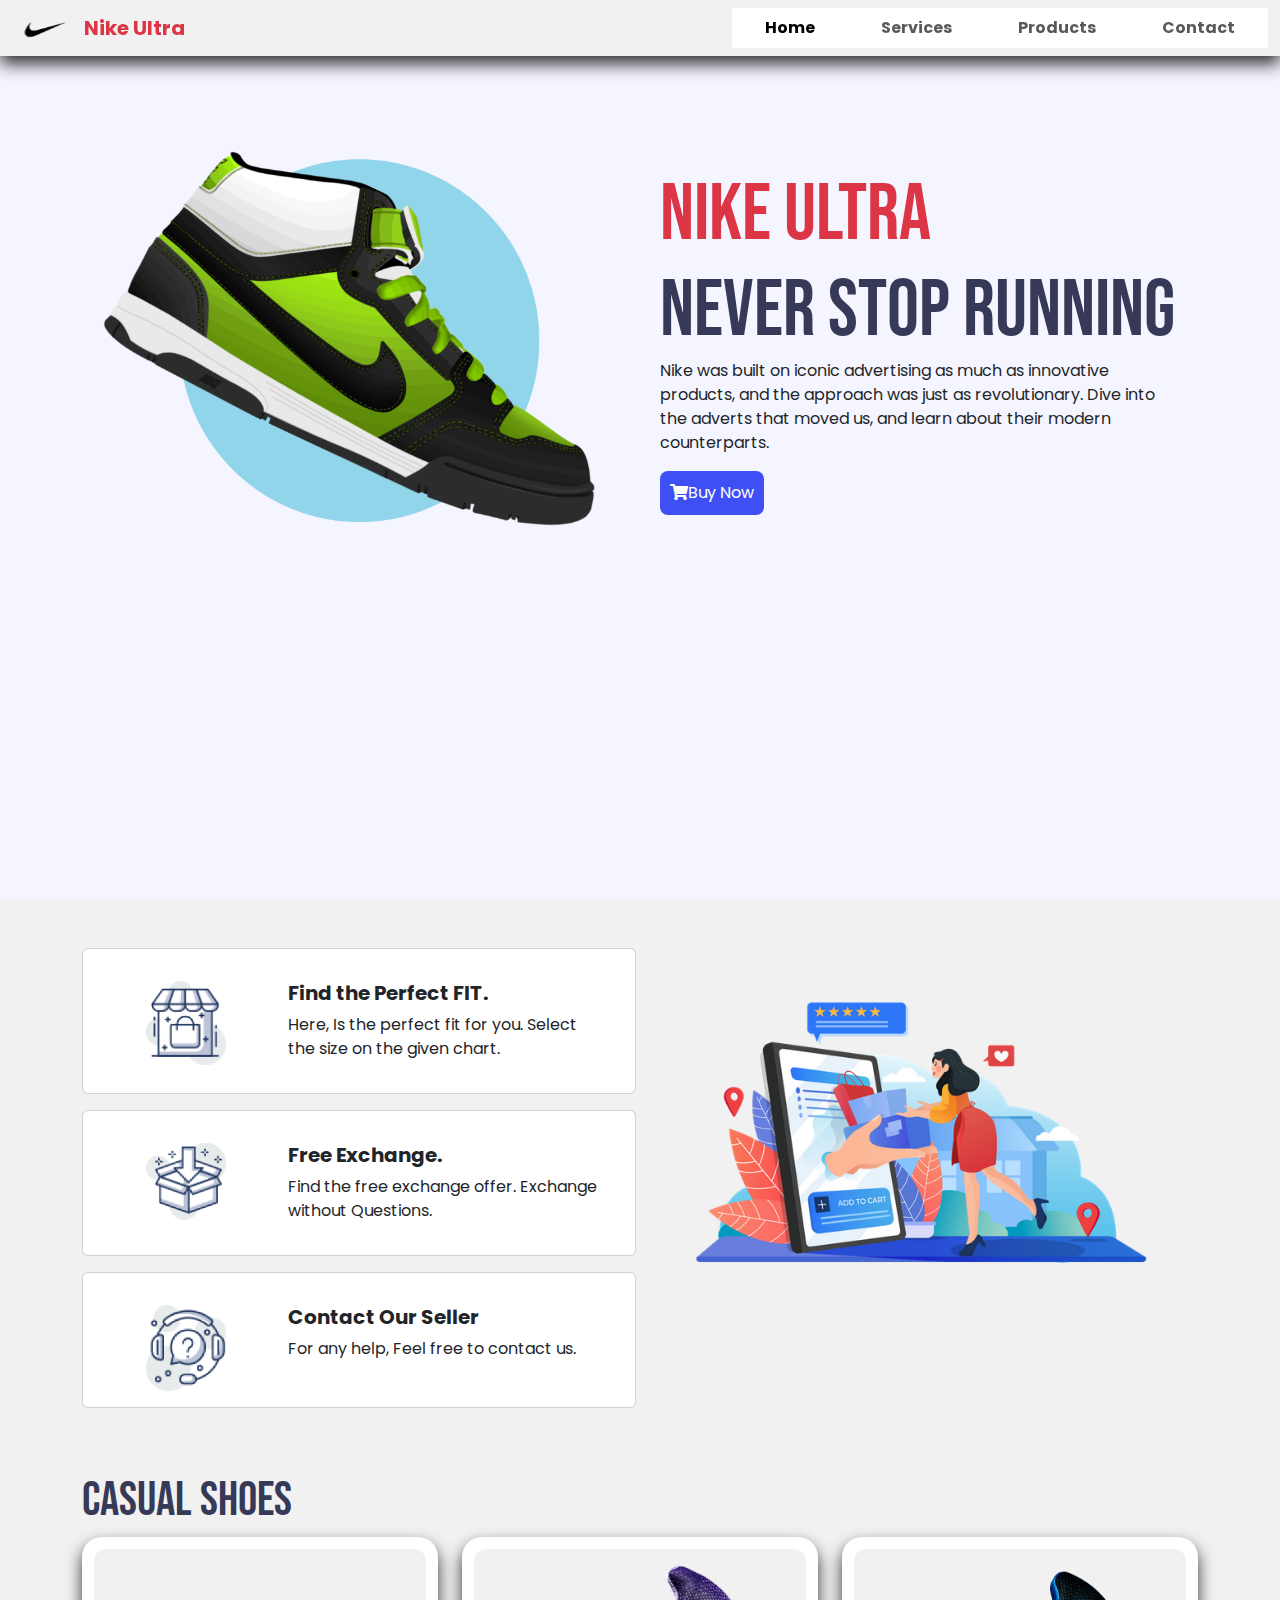
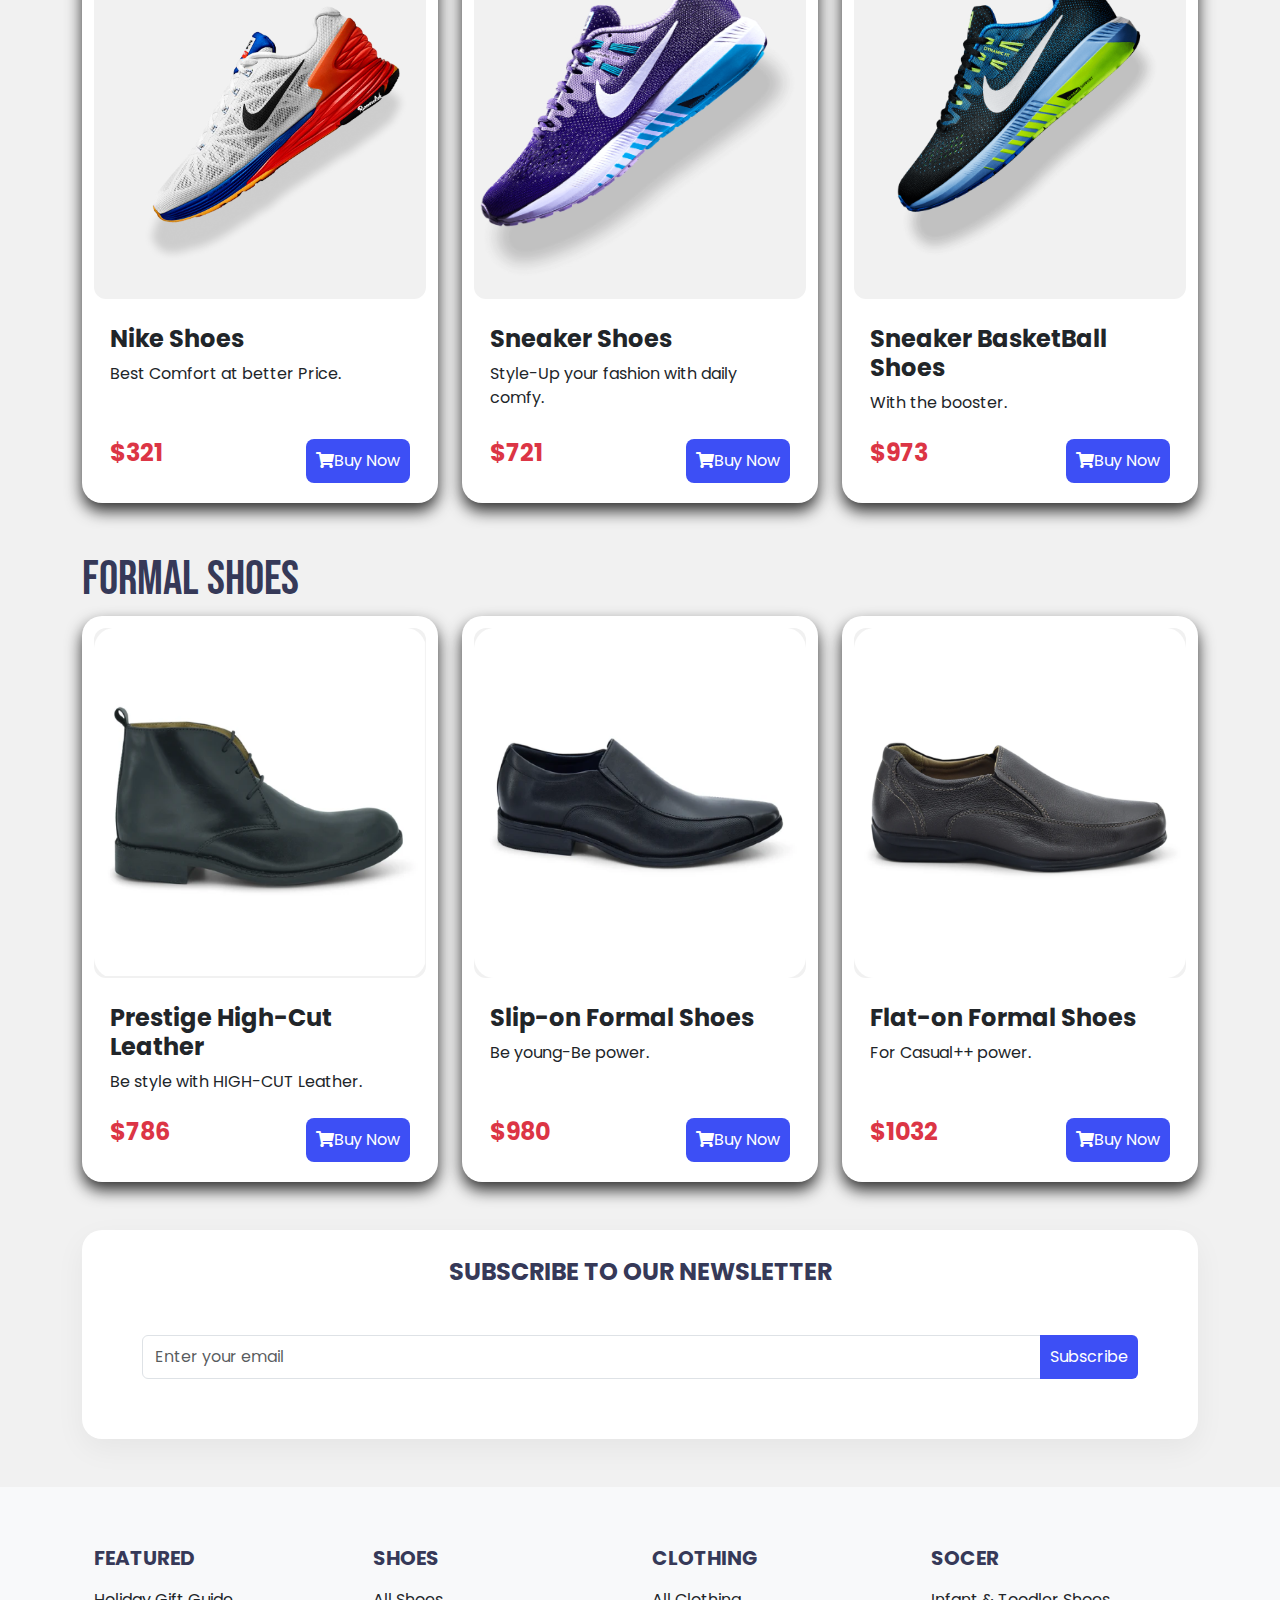
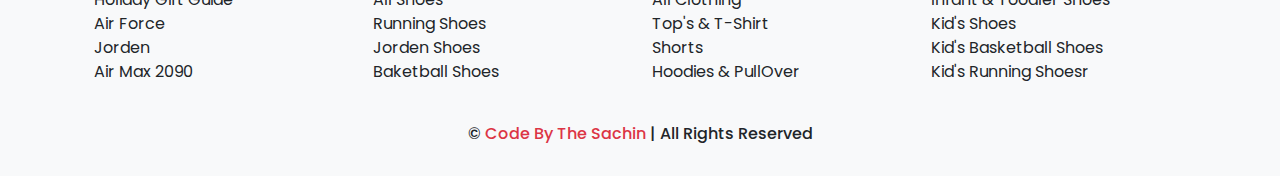
<file: Task_1_Landing_Page/index.html>
<!DOCTYPE html>
<html lang="en">
<head>
    <meta charset="UTF-8">
    <meta name="viewport" content="width=device-width, initial-scale=1.0">
    <title>NIKE | A Branded Shoes</title>

    <!-- Bootstrap CSS -->
    <link href="https://cdn.jsdelivr.net/npm/bootstrap@5.0.0-beta3/dist/css/bootstrap.min.css" rel="stylesheet">
    <!-- Main CSS -->
    <link rel="stylesheet" href="style.css">
    <!-- Google Font -->
    <link href="https://fonts.googleapis.com/css2?family=Bebas+Neue&display=swap" rel="stylesheet">
    <!-- Font Awesome -->
    <link rel="stylesheet" href="https://use.fontawesome.com/releases/v5.15.1/css/all.css">
</head>
<body>
    <!-- Header Section Start -->
    <header id="header">
        <!-- Navigation Start -->
        <nav class="navbar navbar-expand-lg navbar-light fixed-top shadow custom-navbar">
            <div class="container-fluid">
                <a href="#" class="navbar-brand float-end">
                    <img src="Logo, Icon/logo.svg" alt="Nike Ultra" class="img-responsive custom-logo">
                    <span class="custom-highlight">Nike Ultra</span>
                </a>
                <button class="navbar-toggler float-end" type="button" data-bs-toggle="collapse" 
                    data-bs-target="#navbarSupportedContent" aria-controls="navbarSupportedContent" 
                    aria-expanded="false" aria-label="Toggle navigation">
                    <span class="navbar-toggler-icon"></span>
                </button>
                <div class="collapse navbar-collapse" id="navbarSupportedContent">
                    <ul class="navbar-nav ms-auto custom-ul">
                        <li class="nav-item custom-li">
                            <a href="#"  aria-current="page" class="nav-link active">Home</a>
                        </li>
                        <li class="nav-item custom-li">
                            <a href="#services" class="nav-link">Services</a>
                        </li>
                        <li class="nav-item custom-li">
                            <a href="#products" class="nav-link">Products</a>
                        </li>
                        <li class="nav-item custom-li">
                            <a href="#contact" class="nav-link">Contact</a>
                        </li>
                    </ul>
                </div>
            </div>
        </nav>
        <!-- Navigation End -->
        <section id="cover" class="container">
            <div class="row g-2 justify-content-around">
                <div class="col-md-6 d-flex justify-content-center align-items-center order-lg-2">
                    <div class="p-3">
                        <img src="Photos/hero.png" alt="" class="mx-auto d-block w-100 img-fluid">
                    </div>
                </div>
                <div class="col-md-6 d-flex justify-content-center align-items-center order-lg-2">
                    <div class="p-3">
                        <h1 class="custom-highlight">Nike Ultra</h1>
                        <h1>Never Stop Running</h1>
                        <p>Nike was built on iconic advertising as much as innovative products, and the approach was just as revolutionary. Dive into the adverts that moved us, and learn about their modern counterparts.</p>
                        <button class="btn btn-primary rounded-3 custom-btn" type="button"><i class="fas fa-shopping-cart"></i>Buy Now</button>
                    </div>
                </div>
            </div>
        </section>


    </header>
    <!-- Header Section End -->

    <!-- Main-section-start -->
    <main class="container">
        <!-- services-section-start -->
        <section id="services" class="mt-5">
            <div class="row g-2 justify-content-around">
                <div class="col-md-6 d-flex justify-content-center align-items-center order-1">
                    <div class="col">
                        <div class="card p-3 mb-3 custom-services-card" style="max-width: 540;">
                            <div class="row g-0">
                                <div class="col md-4 gy-3">
                                    <img src="Logo, Icon/image 12.png" alt="" class="mx-auto d-block custom-img-width">
                                </div>
                                <div class="col-md-8">
                                    <div class="card-body custom-text">
                                        <h5 class="card-title">Find the Perfect FIT.</h5>
                                        <p class="card-text">Here, Is the perfect fit for you. Select the size on the given chart.</p>
                                    </div>
                                </div>
                            </div>
                        </div>
                        <div class="card p-3 mb-3 custom-services-card" style="max-width: 540;">
                            <div class="row g-0">
                                <div class="col md-4 gy-3">
                                    <img src="Logo, Icon/image 13.png" alt="" class="mx-auto d-block custom-img-width">
                                </div>
                                <div class="col-md-8">
                                    <div class="card-body custom-text">
                                        <h5 class="card-title">Free Exchange.</h5>
                                        <p class="card-text">Find the free exchange offer. Exchange without Questions.</p>
                                    </div>
                                </div>
                            </div>
                        </div>
                        <div class="card p-3 mb-3 custom-services-card" style="max-width: 540;">
                            <div class="row g-0">
                                <div class="col md-4 gy-3">
                                    <img src="Logo, Icon/image 14.png" alt="" class="mx-auto d-block custom-img-width">
                                </div>
                                <div class="col-md-8">
                                    <div class="card-body custom-text">
                                        <h5 class="card-title">Contact Our Seller</h5>
                                        <p class="card-text">For any help, Feel free to contact us.</p>
                                    </div>
                                </div>
                            </div>
                        </div>
                    </div>
                </div>
                <div class="col order-lg-2">
                    <img src="Logo, Icon/XMLID 2.png" alt="" class="mx-auto d-block w-100">
                </div>
            </div>
        </section>
        <!-- services-section-end -->
        <!-- casual-shoes-start -->

        <section id="products" class="mt-5">
            <h2>Casual Shoes</h2>
            <div class="row row-col-1 row-cols-md-3 g-4">
                <div class="col">
                    <div class="card h-100 shadow custom-card">
                            <img src="Photos/image 5.png" alt="" class="card-img-top w-100 custom-bg">
                            <div class="card-body">
                                <h4 class="card-title">Nike Shoes</h4>
                                <p class="card-text">Best Comfort at better Price.</p>
                            </div>
                        
                        <div class="card-footer custom-footer">
                            <div class="float-start">
                                <h4 class="custom-highlight">$321</h4>
                            </div>
                            <div class="float-end">
                                <button class="btn btn-primary rounded-3 custom-btn"><i class="fas fa-shopping-cart"></i>Buy Now</button>
                            </div>
                        </div>
                    </div>
                </div>
                <div class="col">
                    <div class="card h-100 shadow custom-card">
                            <img src="Photos/Daco_1703273 1.png" alt="" class="card-img-top w-100 custom-bg">
                            <div class="card-body">
                                <h4 class="card-title">Sneaker Shoes</h4>
                                <p class="card-text">Style-Up your fashion with daily comfy.</p>
                            </div>
                        
                        <div class="card-footer custom-footer">
                            <div class="float-start">
                                <h4 class="custom-highlight">$721</h4>
                            </div>
                            <div class="float-end">
                                <button class="btn btn-primary rounded-3 custom-btn"><i class="fas fa-shopping-cart"></i>Buy Now</button>
                            </div>
                        </div>
                    </div>
                </div>
                <div class="col">
                    <div class="card h-100 shadow custom-card">
                            <img src="Photos/pngegg 1.png" alt="" class="card-img-top w-100 custom-bg">
                            <div class="card-body">
                                <h4 class="card-title">Sneaker BasketBall Shoes</h4>
                                <p class="card-text">With the booster.</p>
                            </div>
                        
                        <div class="card-footer custom-footer">
                            <div class="float-start">
                                <h4 class="custom-highlight">$973</h4>
                            </div>
                            <div class="float-end">
                                <button class="btn btn-primary rounded-3 custom-btn"><i class="fas fa-shopping-cart"></i>Buy Now</button>
                            </div>
                        </div>
                    </div>
                </div>
            </div>
        </section>

        <!-- casual-shoes-end -->

            <!-- Formal-shoes-start -->

        <section id="products" class="mt-5">
            <h2>Formal Shoes</h2>
            <div class="row row-col-1 row-cols-md-3 g-4">
                <div class="col">
                    <div class="card h-100 shadow custom-card">
                            <img src="Photos/Mask Group.png" alt="" class="card-img-top w-100 custom-bg">
                            <div class="card-body">
                                <h4 class="card-title">Prestige High-Cut Leather</h4>
                                <p class="card-text">Be style with HIGH-CUT Leather.</p>
                            </div>
                        
                        <div class="card-footer custom-footer">
                            <div class="float-start">
                                <h4 class="custom-highlight">$786</h4>
                            </div>
                            <div class="float-end">
                                <button class="btn btn-primary rounded-3 custom-btn"><i class="fas fa-shopping-cart"></i>Buy Now</button>
                            </div>
                        </div>
                    </div>
                </div>
                <div class="col">
                    <div class="card h-100 shadow custom-card">
                            <img src="Photos/Rectangle 38.png" alt="" class="card-img-top w-100 custom-bg">
                            <div class="card-body">
                                <h4 class="card-title">Slip-on Formal Shoes</h4>
                                <p class="card-text">Be young-Be power.</p>
                            </div>
                        
                        <div class="card-footer custom-footer">
                            <div class="float-start">
                                <h4 class="custom-highlight">$980</h4>
                            </div>
                            <div class="float-end">
                                <button class="btn btn-primary rounded-3 custom-btn"><i class="fas fa-shopping-cart"></i>Buy Now</button>
                            </div>
                        </div>
                    </div>
                </div>
                <div class="col">
                    <div class="card h-100 shadow custom-card">
                            <img src="Photos/Rectangle 39.png" alt="" class="card-img-top w-100 custom-bg">
                            <div class="card-body">
                                <h4 class="card-title">Flat-on Formal Shoes</h4>
                                <p class="card-text">For Casual++ power.</p>
                            </div>
                        
                        <div class="card-footer custom-footer">
                            <div class="float-start">
                                <h4 class="custom-highlight">$1032</h4>
                            </div>
                            <div class="float-end">
                                <button class="btn btn-primary rounded-3 custom-btn"><i class="fas fa-shopping-cart"></i>Buy Now</button>
                            </div>
                        </div>
                    </div>
                </div>
            </div>
        </section>

        <!-- Formal-shoes-end -->

    <!-- Subscribe Section Start -->

    <section id="contact" class="mt-5 mb-5">
        <div class="row d-flex justify-content-center align-items-center">
            <div class="col-md-12">
                <div class="card custom-card">
                    <div class="text-center">
                        <h4 class="d-block mt-3 text-uppercase">Subscribe to Our NewsLetter</h4>
                        <div class="m-5">
                            <div class="input-group mt-4 mb-3">
                                <input type="text" placeholder="Enter your email" 
                                class="form-control">
                                <button class="btn btn-success border-rad custom-btn" type="button" id="button-addon2">Subscribe</button>
                            </div>
                        </div>
                    </div>
                </div>
            </div>
        </div>
    </section>

    <!-- Subscribe Section end -->
    </main>
    <!-- Main-section-end -->

    <!-- Footer-start -->

    <footer id="footer" class="bg-light text-center text-lg-start mt-5">
        <div class="container p-4">
            <div class="row">
                <div class="col-lg-3 col-md-6 mb-4 mb-md-0">
                    <h5 class="text-uppercase">Featured</h5>
                    <ul class="list-unstyled mb-0">
                        <li>
                            <a href="" class="text-dark">Holiday Gift Guide</a>
                        </li>
                        <li>
                            <a href="" class="text-dark">Air Force</a>
                        </li>
                        <li>
                            <a href="" class="text-dark">Jorden</a>
                        </li>
                        <li>
                            <a href="" class="text-dark">Air Max 2090</a>
                        </li>
                    </ul>
                </div>
                <div class="col-lg-3 col-md-6 mb-4 mb-md-0">
                    <h5 class="text-uppercase">Shoes</h5>
                    <ul class="list-unstyled mb-0">
                        <li>
                            <a href="" class="text-dark">All Shoes </a>
                        </li>
                        <li>
                            <a href="" class="text-dark">Running Shoes</a>
                        </li>
                        <li>
                            <a href="" class="text-dark">Jorden Shoes</a>
                        </li>
                        <li>
                            <a href="" class="text-dark">Baketball Shoes</a>
                        </li>
                    </ul>
                </div>
                <div class="col-lg-3 col-md-6 mb-4 mb-md-0">
                    <h5 class="text-uppercase">Clothing</h5>
                    <ul class="list-unstyled mb-0">
                        <li>
                            <a href="" class="text-dark">All Clothing</a>
                        </li>
                        <li>
                            <a href="" class="text-dark">Top's & T-Shirt</a>
                        </li>
                        <li>
                            <a href="" class="text-dark">Shorts</a>
                        </li>
                        <li>
                            <a href="" class="text-dark">Hoodies & PullOver</a>
                        </li>
                    </ul>
                </div>
                <div class="col-lg-3 col-md-6 mb-4 mb-md-0">
                    <h5 class="text-uppercase">Socer</h5>
                    <ul class="list-unstyled mb-0">
                        <li>
                            <a href="" class="text-dark">Infant & Toodler Shoes</a>
                        </li>
                        <li>
                            <a href="" class="text-dark">Kid's Shoes</a>
                        </li>
                        <li>
                            <a href="" class="text-dark">Kid's Basketball Shoes</a>
                        </li>
                        <li>
                            <a href="" class="text-dark">Kid's Running Shoesr</a>
                        </li>
                    </ul>
                </div>
            </div>
        </div>

        <div class="custom-footer-margin">
            <div class="pt-3 container text-center">
                <h6>&copy; <span class="custom-highlight">Code By The Sachin</span> | All Rights Reserved</h6>
            </div>
        </div>
    </footer>





    <!-- Footer-end -->

    <!-- Bootstrap JS Script -->
    <script src="https://cdn.jsdelivr.net/npm/bootstrap@5.0.0-beta3/dist/js/bootstrap.bundle.min.js"></script>
    <!-- End Script -->
</body>
</html>
</file>
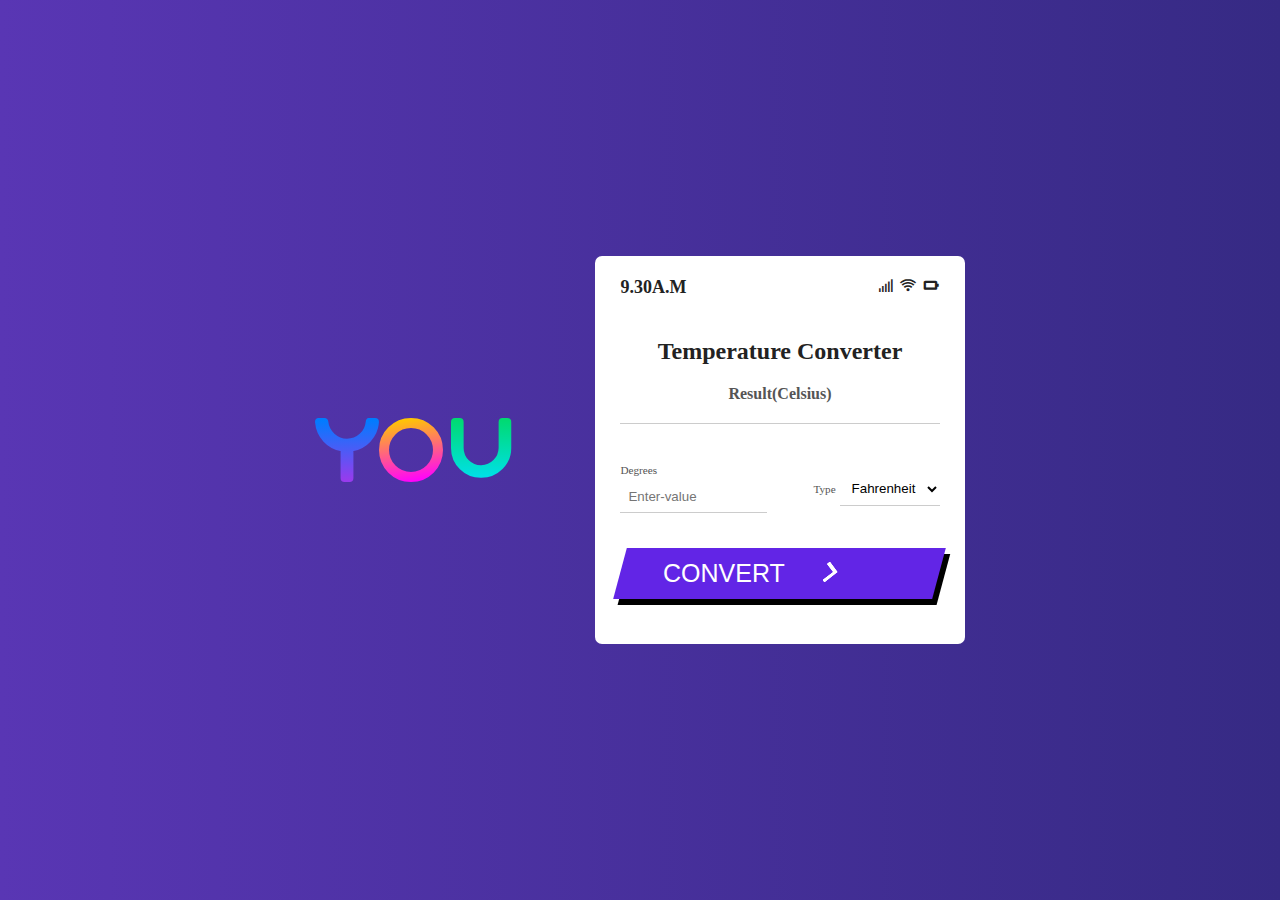
<file: Task_3_Temperature_Convert/tp.html>
<!DOCTYPE html>
<html lang="en">
<head>
    <meta charset="UTF-8">
    <meta name="viewport" content="width=device-width, initial-scale=1.0">
    <title>Temperature Converter</title>
    <link rel="stylesheet" href="tp.css">
    <link href='https://unpkg.com/boxicons@2.1.4/css/boxicons.min.css' rel='stylesheet'>
    <link rel="stylesheet" href="https://cdnjs.cloudflare.com/ajax/libs/font-awesome/6.4.2/css/all.min.css" integrity="sha512-z3gLpd7yknf1YoNbCzqRKc4qyor8gaKU1qmn+CShxbuBusANI9QpRohGBreCFkKxLhei6S9CQXFEbbKuqLg0DA==" crossorigin="anonymous" referrerpolicy="no-referrer" />
</head>
<body>
    <div class="ui">
        <div class="loader">
            <svg height="0" width="0" viewBox="0 0 64 64" class="absolute">
              <defs class="s-xJBuHA073rTt" xmlns="http://www.w3.org/2000/svg">
                <linearGradient class="s-xJBuHA073rTt" gradientUnits="userSpaceOnUse" y2="2" x2="0" y1="62" x1="0" id="b">
                  <stop class="s-xJBuHA073rTt" stop-color="#973BED"></stop>
                  <stop class="s-xJBuHA073rTt" stop-color="#007CFF" offset="1"></stop>
                </linearGradient>
                <linearGradient class="s-xJBuHA073rTt" gradientUnits="userSpaceOnUse" y2="0" x2="0" y1="64" x1="0" id="c">
                  <stop class="s-xJBuHA073rTt" stop-color="#FFC800"></stop>
                  <stop class="s-xJBuHA073rTt" stop-color="#F0F" offset="1"></stop>
                  <animateTransform repeatCount="indefinite" keySplines=".42,0,.58,1;.42,0,.58,1;.42,0,.58,1;.42,0,.58,1;.42,0,.58,1;.42,0,.58,1;.42,0,.58,1;.42,0,.58,1" keyTimes="0; 0.125; 0.25; 0.375; 0.5; 0.625; 0.75; 0.875; 1" dur="8s" values="0 32 32;-270 32 32;-270 32 32;-540 32 32;-540 32 32;-810 32 32;-810 32 32;-1080 32 32;-1080 32 32" type="rotate" attributeName="gradientTransform"></animateTransform>
                </linearGradient>
                <linearGradient class="s-xJBuHA073rTt" gradientUnits="userSpaceOnUse" y2="2" x2="0" y1="62" x1="0" id="d">
                  <stop class="s-xJBuHA073rTt" stop-color="#00E0ED"></stop>
                  <stop class="s-xJBuHA073rTt" stop-color="#00DA72" offset="1"></stop>
                </linearGradient>
              </defs>
            </svg>
            <svg xmlns="http://www.w3.org/2000/svg" fill="none" viewBox="0 0 64 64" height="64" width="64" class="inline-block">
              <path stroke-linejoin="round" stroke-linecap="round" stroke-width="8" stroke="url(#b)" d="M 54.722656,3.9726563 A 2.0002,2.0002 0 0 0 54.941406,4 h 5.007813 C 58.955121,17.046124 49.099667,27.677057 36.121094,29.580078 a 2.0002,2.0002 0 0 0 -1.708985,1.978516 V 60 H 29.587891 V 31.558594 A 2.0002,2.0002 0 0 0 27.878906,29.580078 C 14.900333,27.677057 5.0448787,17.046124 4.0507812,4 H 9.28125 c 1.231666,11.63657 10.984383,20.554048 22.6875,20.734375 a 2.0002,2.0002 0 0 0 0.02344,0 c 11.806958,0.04283 21.70649,-9.003371 22.730469,-20.7617187 z" class="dash" id="y" pathLength="360"></path>
            </svg>
            <svg xmlns="http://www.w3.org/2000/svg" fill="none" style="--rotation-duration:0ms; --rotation-direction:normal;" viewBox="0 0 64 64" height="64" width="64" class="inline-block">
              <path stroke-linejoin="round" stroke-linecap="round" stroke-width="10" stroke="url(#c)" d="M 32 32
                  m 0 -27
                  a 27 27 0 1 1 0 54
                  a 27 27 0 1 1 0 -54" class="spin" id="o" pathLength="360"></path>
            </svg>
            <div class="w-2"></div>
            <svg xmlns="http://www.w3.org/2000/svg" fill="none" style="--rotation-duration:0ms; --rotation-direction:normal;" viewBox="0 0 64 64" height="64" width="64" class="inline-block">
              <path stroke-linejoin="round" stroke-linecap="round" stroke-width="8" stroke="url(#d)" d="M 4,4 h 4.6230469 v 25.919922 c -0.00276,11.916203 9.8364941,21.550422 21.7500001,21.296875 11.616666,-0.240651 21.014356,-9.63894 21.253906,-21.25586 a 2.0002,2.0002 0 0 0 0,-0.04102 V 4 H 56.25 v 25.919922 c 0,14.33873 -11.581192,25.919922 -25.919922,25.919922 a 2.0002,2.0002 0 0 0 -0.0293,0 C 15.812309,56.052941 3.998433,44.409961 4,29.919922 Z" class="dash" id="u" pathLength="360"></path>
            </svg>
          </div>
          
    </div>
    <div class="container">
        <div class="temperature-convert">
            <div class="mobile">
                <p>9.30A.M</p>
                <div>
                    <i class='bx bx-signal-5' ></i>
                    <i class='bx bx-wifi' ></i>
                    <i class='bx bxs-battery-full' ></i>
                </div>
            </div>

            <h1 class="title">Temperature Converter</h1>
            <div class="result">
                <span class="result-heading">Result(Celsius)</span>
                <h2 class="celsius-value" id="celsius">1</h2>
            </div>
            <div class="degree-type">
                <div class="degree-field">
                    <label for="degree">Degrees</label>
                    <input type="number" name="degree" id="degree" placeholder="Enter-value">
                </div>
                <div class="temp-field">
                    <label for="temp-type">Type</label>
                    <select name="temperatures" id="temp-type" autocomplete="on">
                        <option value="fahrenheit" id="fahrenheit">Fahrenheit </option>
                        <option value="kelvin">Kelvin</option>
                    </select>
                </div>
            </div>
            <!-- <button id="covnert-btn">Convert</button> -->
            <button class="cta">
                <span class="span">CONVERT</span>
                <span class="second">
                  <svg width="50px" height="20px" viewBox="0 0 66 43" version="1.1" xmlns="http://www.w3.org/2000/svg" xmlns:xlink="http://www.w3.org/1999/xlink">
                    <g id="arrow" stroke="none" stroke-width="1" fill="none" fill-rule="evenodd">
                      <path class="one" d="M40.1543933,3.89485454 L43.9763149,0.139296592 C44.1708311,-0.0518420739 44.4826329,-0.0518571125 44.6771675,0.139262789 L65.6916134,20.7848311 C66.0855801,21.1718824 66.0911863,21.8050225 65.704135,22.1989893 C65.7000188,22.2031791 65.6958657,22.2073326 65.6916762,22.2114492 L44.677098,42.8607841 C44.4825957,43.0519059 44.1708242,43.0519358 43.9762853,42.8608513 L40.1545186,39.1069479 C39.9575152,38.9134427 39.9546793,38.5968729 40.1481845,38.3998695 C40.1502893,38.3977268 40.1524132,38.395603 40.1545562,38.3934985 L56.9937789,21.8567812 C57.1908028,21.6632968 57.193672,21.3467273 57.0001876,21.1497035 C56.9980647,21.1475418 56.9959223,21.1453995 56.9937605,21.1432767 L40.1545208,4.60825197 C39.9574869,4.41477773 39.9546013,4.09820839 40.1480756,3.90117456 C40.1501626,3.89904911 40.1522686,3.89694235 40.1543933,3.89485454 Z" fill="#FFFFFF"></path>
                      <path class="two" d="M20.1543933,3.89485454 L23.9763149,0.139296592 C24.1708311,-0.0518420739 24.4826329,-0.0518571125 24.6771675,0.139262789 L45.6916134,20.7848311 C46.0855801,21.1718824 46.0911863,21.8050225 45.704135,22.1989893 C45.7000188,22.2031791 45.6958657,22.2073326 45.6916762,22.2114492 L24.677098,42.8607841 C24.4825957,43.0519059 24.1708242,43.0519358 23.9762853,42.8608513 L20.1545186,39.1069479 C19.9575152,38.9134427 19.9546793,38.5968729 20.1481845,38.3998695 C20.1502893,38.3977268 20.1524132,38.395603 20.1545562,38.3934985 L36.9937789,21.8567812 C37.1908028,21.6632968 37.193672,21.3467273 37.0001876,21.1497035 C36.9980647,21.1475418 36.9959223,21.1453995 36.9937605,21.1432767 L20.1545208,4.60825197 C19.9574869,4.41477773 19.9546013,4.09820839 20.1480756,3.90117456 C20.1501626,3.89904911 20.1522686,3.89694235 20.1543933,3.89485454 Z" fill="#FFFFFF"></path>
                      <path class="three" d="M0.154393339,3.89485454 L3.97631488,0.139296592 C4.17083111,-0.0518420739 4.48263286,-0.0518571125 4.67716753,0.139262789 L25.6916134,20.7848311 C26.0855801,21.1718824 26.0911863,21.8050225 25.704135,22.1989893 C25.7000188,22.2031791 25.6958657,22.2073326 25.6916762,22.2114492 L4.67709797,42.8607841 C4.48259567,43.0519059 4.17082418,43.0519358 3.97628526,42.8608513 L0.154518591,39.1069479 C-0.0424848215,38.9134427 -0.0453206733,38.5968729 0.148184538,38.3998695 C0.150289256,38.3977268 0.152413239,38.395603 0.154556228,38.3934985 L16.9937789,21.8567812 C17.1908028,21.6632968 17.193672,21.3467273 17.0001876,21.1497035 C16.9980647,21.1475418 16.9959223,21.1453995 16.9937605,21.1432767 L0.15452076,4.60825197 C-0.0425130651,4.41477773 -0.0453986756,4.09820839 0.148075568,3.90117456 C0.150162624,3.89904911 0.152268631,3.89694235 0.154393339,3.89485454 Z" fill="#FFFFFF"></path>
                    </g>
                  </svg>
                </span> 
            </button>
        </div>
    </div>
    <script src="tp.js"></script>
</body>
</html>
</file>
<file: Task_1_Landing_Page/style.css>
@import url('https://fonts.googleapis.com/css2?family=Poppins:ital,wght@0,100;0,200;0,300;0,400;0,500;0,600;0,700;0,800;0,900;1,100;1,200;1,300;1,400;1,500;1,600;1,700;1,800;1,900&display=swap');

body {
    font-family: 'Poppins' , sans-serif;
    background-color: #f1f1f1;
}

div {
    display: block;

}

h1 {
    font-family: 'Bebas Neue' , sans-serif;
    font-size: 80px;
    color: #363958;
    padding: 0px;
    margin: 0px;
}


h2 {
    font-family: 'Bebas Neue';
    font-size: 48px;
    color: #363958;
}

h4 {
    font-family: 'Poppins' , sans-serif;
    font-size: 24px;
    font-weight: 700;
    color: #363958;
}

h5 {
    font-family: 'Poppins' , sans-serif;
    font-size: 20px;
    font-weight: 700;
    color: #363958;
}

/* header */

#header {
    height: 100vh;
    padding: 85px 0 70px 0px;
    background-color: #f4f5ff;

}

#header span { 
    font-weight: 700;
}

.custom-navbar {
    background-color: #f1f1f1;
}

.custom-ul {
    text-align: center;
    background-color: #fff;
}

.shadow {
    box-shadow: 0 .5rem 1rem rgba(0,0,0,0.8) !important;
}

.custom-li { 
    font-weight: 700;
    padding: 0px 25px;
}

.custom-logo {
    width: 30%;
    font-family: 'Bebas Neue' , sans-serif;
}

.custom-highlight {
    color: #dc3545;
}

.custom-btn {
    background-color: #3d4ff5;
    padding: 10px;
    border: none;
    outline: none;
}

.custom-card {
    border-radius: 20px;
    padding: 12px;
    box-shadow: 0px 10px 30px rgba(0,0,0,0.05);
    border: none;
}

.custom-img-width {
    width: 80px;
}

.custom-service-card {
    border-radius: 10px;
    box-shadow: 0px 10px 30px rgba(0,0,0,0.05);
    border: none;
}

.custom-footer {
    background-color: transparent;
    border: none;
}

.custom-bg {
    height: 350px;
    background: #f1f1f1;
    border-radius: 12px;
    margin-bottom: 10px;
}


/* Footer */


#footer {
    padding: 25px 0px;
}

footer h5 {
    padding: 10px 0;
}

#footer li a {
    text-decoration: none;
}
</file>
<file: Task_3_Temperature_Convert/tp.css>
* {
    box-sizing: border-box;
    margin: 0;
    padding: 0;
}

body {
    width: 100%;
    height: 100vh;
    display: flex;
    justify-content: center;
    align-items: center;
    background-color: #020d45;
    background: linear-gradient(90deg, #5936b4 0%, #362a84 100%);
    color: #222;
    font-size: 1rem;
}

.container {
    margin-left: 80px;
}
.temperature-convert {
    background: #fff;
    width: 100%;
    min-width: 320px;
    padding: 20px 25px 45px;
    border-radius: 7px;
    height: auto;
    display: flex;
    flex-direction: column;
    justify-content: center;
    box-shadow: -5px -5px 250px 0px rgba(255, 255, 255, 0.02) inset;
    backdrop-filter: blur(21px);
    position: relative;
}

.mobile {
    display: flex;
    align-items: center;
    justify-content: space-between;
    font-size: 18px;
    font-weight: 700;
    margin-bottom: 40px;
}

.title {
    color: #222;
    font-size: 1.5rem;
    text-align: center;
}

.title:hover {
    transition: 0.5s;
    box-shadow: 0 5px 0 #FBC638;
    cursor: pointer;
}

.mobile p:hover {
    transform: scale(1.1)
}


.result {
    text-align: center;
    margin: 20px 0;

}

.result-heading {
    color: #555;
    font-size: 1rem;
    font-weight: 600;

}

.celsius-value {
    border-bottom: 0.1rem solid #ccc;
    padding: 10px;
    transition: all .45s ease;
}

.degree-type {
    display: flex;
    align-items: center;
    justify-content: space-between;
    padding: 20px 0;

}

.degree-field {
    display: flex;
    flex-direction: column;
    width: 46%;
}

label {
    color: #555;
    font-size: 0.7rem;
    margin-bottom: 5px;
}

input, select {
    background: transparent;
    border: none;
    outline: none;
    border-bottom: 0.1rem solid #ccc;
    padding: 8px;
    margin-bottom: 15px;
}

input:focus {
    border: 0.1rem solid #4c49f3;
}

option {
    background: #3c39e7;
    color: #f6f6f6;
}

/* #covnert-btn {
    border: none;
    outline: none;
    border-radius: 5px;
    background: linear-gradient(to bottom, #3633f3, #120fb9);
    border-radius: 5px;
    color: #f6f6f6;
    cursor: pointer;
    font-weight: bold;
    letter-spacing: 1px;
    text-transform: uppercase;
    margin-top: 10px;
    padding: 12px 80px;
    transition: all 0.3s ease-in;
} */

.cta {
    display: flex;
    padding: 11px 33px;
    text-decoration: none;
    font-family: 'Poppins', sans-serif;
    font-size: 25px;
    color: white;
    background: #6225E6;
    transition: 1s;
    box-shadow: 6px 6px 0 black;
    transform: skewX(-15deg);
    border: none;
  }
  
  .cta:focus {
    outline: none;
    
  }
  
  .cta:hover {
    transition: 0.5s;
    box-shadow: 10px 10px 0 #FBC638;
    cursor: pointer;
  }
  
  .cta .second {
    transition: 0.5s;
    margin-right: 0px;
  }

  .second {
    padding-right: 25px;
    padding-left: 0px;
  }
  
  .cta:hover  .second .span{
    cursor: pointer;
    transition: 0.5s;
    margin-right: 45px;
    transform: scale(1.1);
    font-style: italic;
  }

  .span {
    transform: skewX(15deg);
    padding-left: 10px;
    padding-right: 0;
  }
  
  .second {
    width: 20px;
    margin-left: 30px;
    position: relative;
    top: 12%;
  }
  
  .one {
    transition: 0.4s;
    transform: translateX(-60%);
  }
  
  .two {
    transition: 0.5s;
    transform: translateX(-30%);
  }
  
  .cta:hover .three {
    animation: color_anim 1s infinite 0.2s;
  }
  
  .cta:hover .one {
    transform: translateX(0%);
    animation: color_anim 1s infinite 0.6s;
  }
  
  .cta:hover .two {
    transform: translateX(0%);
    animation: color_anim 1s infinite 0.4s;
  }
  
  @keyframes color_anim {
    0% {
      fill: white;
    }
  
    50% {
      fill: #FBC638;
    }
  
    100% {
      fill: white;
    }
  }

#covnert-btn:hover {
    background: linear-gradient(to bottom, #4a47e7, #322fda);
    transform: scale(1.1);
}

.fa {
    margin-left: -12px;
    margin-right: 8px;
}


/* you */
.absolute {
    position: absolute;
    
  }
  
  .inline-block {
    display: inline-block;
  }
  
  .loader {
    display: flex;
    margin: 0.25em 0;
  }
  
  .w-2 {
    width: 0.5em;
  }
  
  .dash {
    animation: dashArray 2s ease-in-out infinite,
      dashOffset 2s linear infinite;
  }
  
  .spin {
    animation: spinDashArray 2s ease-in-out infinite,
      spin 8s ease-in-out infinite,
      dashOffset 2s linear infinite;
    transform-origin: center;
  }
  
  @keyframes dashArray {
    0% {
      stroke-dasharray: 0 1 359 0;
    }
  
    50% {
      stroke-dasharray: 0 359 1 0;
    }
  
    100% {
      stroke-dasharray: 359 1 0 0;
    }
  }
  
  @keyframes spinDashArray {
    0% {
      stroke-dasharray: 270 90;
    }
  
    50% {
      stroke-dasharray: 0 360;
    }
  
    100% {
      stroke-dasharray: 270 90;
    }
  }
  
  @keyframes dashOffset {
    0% {
      stroke-dashoffset: 365;
    }
  
    100% {
      stroke-dashoffset: 5;
    }
  }
  
  @keyframes spin {
    0% {
      rotate: 0deg;
    }
  
    12.5%,
    25% {
      rotate: 270deg;
    }
  
    37.5%,
    50% {
      rotate: 540deg;
    }
  
    62.5%,
    75% {
      rotate: 810deg;
    }
  
    87.5%,
    100% {
      rotate: 1080deg;
    }
  }
</file>
